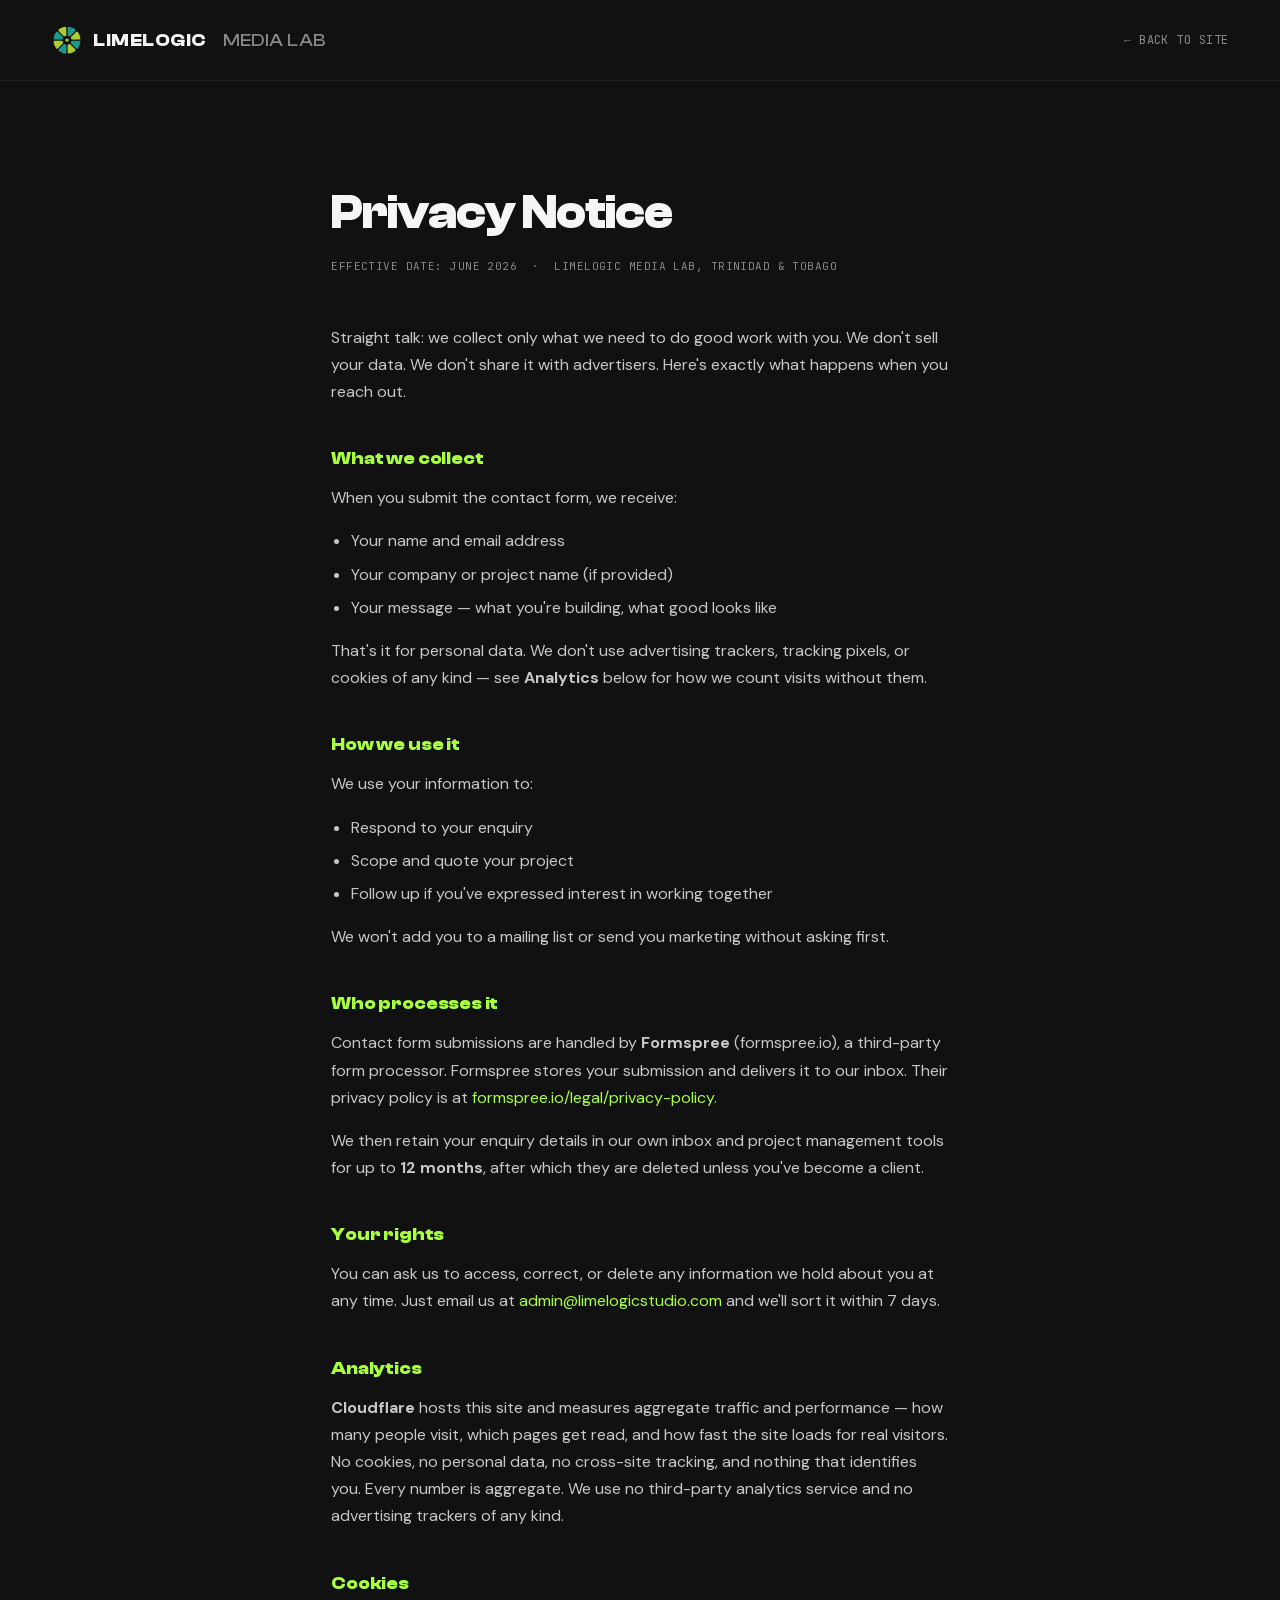
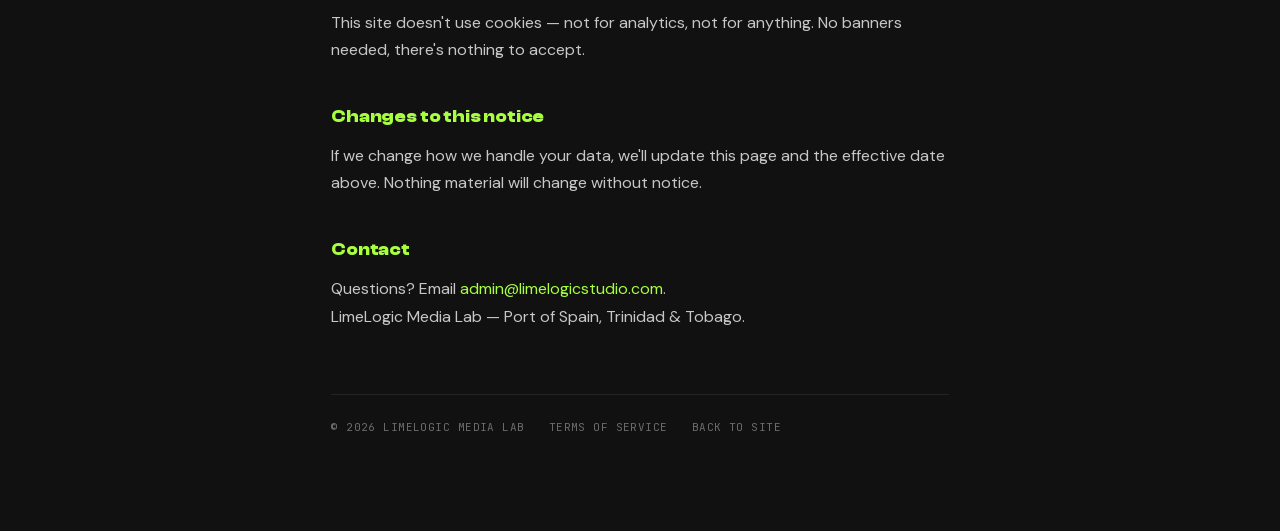
<file: privacy.html>
<!doctype html>
<html lang="en">
<head>
<meta charset="utf-8" />
<meta name="viewport" content="width=device-width, initial-scale=1" />
<title>Privacy Notice — LimeLogic Media Lab</title>
<meta name="description" content="How LimeLogic Media Lab handles your information." />
<meta name="robots" content="noindex" />
<link rel="stylesheet" href="css/style.css?v=20261029" />
<style>
  :root {
    --lime-intensity: 0.60;
    --scrim-opacity: 0.30;
    --vignette-opacity: 1.00;
  }

  body { background: #111; }

  .legal-page {
    max-width: 720px;
    margin: 0 auto;
    padding: clamp(48px, 8vw, 96px) var(--pad-x, 5vw);
  }

  .legal-nav {
    display: flex;
    align-items: center;
    justify-content: space-between;
    padding: 24px var(--pad-x, 5vw);
    border-bottom: 1px solid rgba(255,255,255,0.08);
    font-family: var(--f-mono);
    font-size: 12px;
    letter-spacing: .04em;
    text-transform: uppercase;
  }

  .legal-nav .brand {
    display: flex;
    align-items: center;
    gap: 10px;
    font-family: var(--f-display);
    font-weight: 700;
    font-size: 18px;
    text-decoration: none;
    color: var(--text);
  }

  .legal-nav .brand .logo-mark {
    height: 32px;
    width: auto;
    display: block;
  }

  .legal-nav a.back {
    color: var(--muted);
    text-decoration: none;
  }

  .legal-nav a.back:hover { color: var(--lime); }

  .legal-page h1 {
    font-family: var(--f-display);
    font-weight: 700;
    font-size: clamp(28px, 5vw, 48px);
    letter-spacing: -0.02em;
    margin: 0 0 8px;
    color: var(--text);
  }

  .legal-page .meta {
    font-family: var(--f-mono);
    font-size: 11px;
    color: var(--muted);
    letter-spacing: .04em;
    text-transform: uppercase;
    margin-bottom: 48px;
  }

  .legal-page h2 {
    font-family: var(--f-display);
    font-weight: 700;
    font-size: 18px;
    color: var(--lime);
    margin: 40px 0 12px;
    letter-spacing: -0.01em;
  }

  .legal-page p {
    font-family: var(--f-body);
    font-size: 16px;
    line-height: 1.7;
    color: rgba(245,245,245,0.8);
    margin: 0 0 16px;
  }

  .legal-page ul {
    font-family: var(--f-body);
    font-size: 16px;
    line-height: 1.7;
    color: rgba(245,245,245,0.8);
    padding-left: 20px;
    margin: 0 0 16px;
  }

  .legal-page ul li { margin-bottom: 6px; }

  .legal-page a {
    color: var(--lime);
    text-decoration: none;
  }

  .legal-page a:hover { text-decoration: underline; }

  .legal-footer {
    margin-top: 64px;
    padding-top: 24px;
    border-top: 1px solid rgba(255,255,255,0.08);
    font-family: var(--f-mono);
    font-size: 11px;
    color: rgba(245,245,245,0.4);
    letter-spacing: .04em;
    text-transform: uppercase;
    display: flex;
    gap: 24px;
    flex-wrap: wrap;
  }

  .legal-footer a { color: inherit; text-decoration: none; }
  .legal-footer a:hover { color: var(--lime); }
</style>
<!-- ANALYTICS — none in this file. See the note in index.html. -->
</head>
<body>

<nav class="legal-nav">
  <a class="brand" href="/">
    <img class="logo-mark" src="assets/images/logo-symbol.png" alt="LimeLogic symbol" />
    LimeLogic<span style="color:var(--muted);font-weight:500;margin-left:6px">Media Lab</span>
  </a>
  <a class="back" href="/">&#8592; Back to site</a>
</nav>

<div class="legal-page">

  <h1>Privacy Notice</h1>
  <p class="meta">Effective date: June 2026 &nbsp;·&nbsp; LimeLogic Media Lab, Trinidad &amp; Tobago</p>

  <p>
    Straight talk: we collect only what we need to do good work with you.
    We don't sell your data. We don't share it with advertisers. Here's exactly what happens when you reach out.
  </p>

  <h2>What we collect</h2>
  <p>When you submit the contact form, we receive:</p>
  <ul>
    <li>Your name and email address</li>
    <li>Your company or project name (if provided)</li>
    <li>Your message — what you're building, what good looks like</li>
  </ul>
  <p>That's it for personal data. We don't use advertising trackers, tracking pixels, or cookies of any kind — see <strong>Analytics</strong> below for how we count visits without them.</p>

  <h2>How we use it</h2>
  <p>We use your information to:</p>
  <ul>
    <li>Respond to your enquiry</li>
    <li>Scope and quote your project</li>
    <li>Follow up if you've expressed interest in working together</li>
  </ul>
  <p>We won't add you to a mailing list or send you marketing without asking first.</p>

  <h2>Who processes it</h2>
  <p>
    Contact form submissions are handled by <strong>Formspree</strong> (formspree.io), a third-party form processor.
    Formspree stores your submission and delivers it to our inbox.
    Their privacy policy is at <a href="https://formspree.io/legal/privacy-policy" target="_blank" rel="noopener">formspree.io/legal/privacy-policy</a>.
  </p>
  <p>
    We then retain your enquiry details in our own inbox and project management tools for up to <strong>12 months</strong>,
    after which they are deleted unless you've become a client.
  </p>

  <h2>Your rights</h2>
  <p>
    You can ask us to access, correct, or delete any information we hold about you at any time.
    Just email us at <a href="mailto:admin@limelogicstudio.com">admin@limelogicstudio.com</a> and we'll sort it within 7 days.
  </p>

  <h2>Analytics</h2>
  <p>
    <strong>Cloudflare</strong> hosts this site and measures aggregate traffic and performance —
    how many people visit, which pages get read, and how fast the site loads for real visitors.
    No cookies, no personal data, no cross-site tracking, and nothing that identifies you.
    Every number is aggregate. We use no third-party analytics service and no advertising
    trackers of any kind.
  </p>

  <h2>Cookies</h2>
  <p>
    This site doesn't use cookies — not for analytics, not for anything. No banners needed,
    there's nothing to accept.
  </p>

  <h2>Changes to this notice</h2>
  <p>
    If we change how we handle your data, we'll update this page and the effective date above.
    Nothing material will change without notice.
  </p>

  <h2>Contact</h2>
  <p>
    Questions? Email <a href="mailto:admin@limelogicstudio.com">admin@limelogicstudio.com</a>.<br>
    LimeLogic Media Lab &mdash; Port of Spain, Trinidad &amp; Tobago.
  </p>

  <div class="legal-footer">
    <span>&#169; 2026 LimeLogic Media Lab</span>
    <a href="/terms.html">Terms of Service</a>
    <a href="/">Back to site</a>
  </div>

</div>

</body>
</html>
</file>
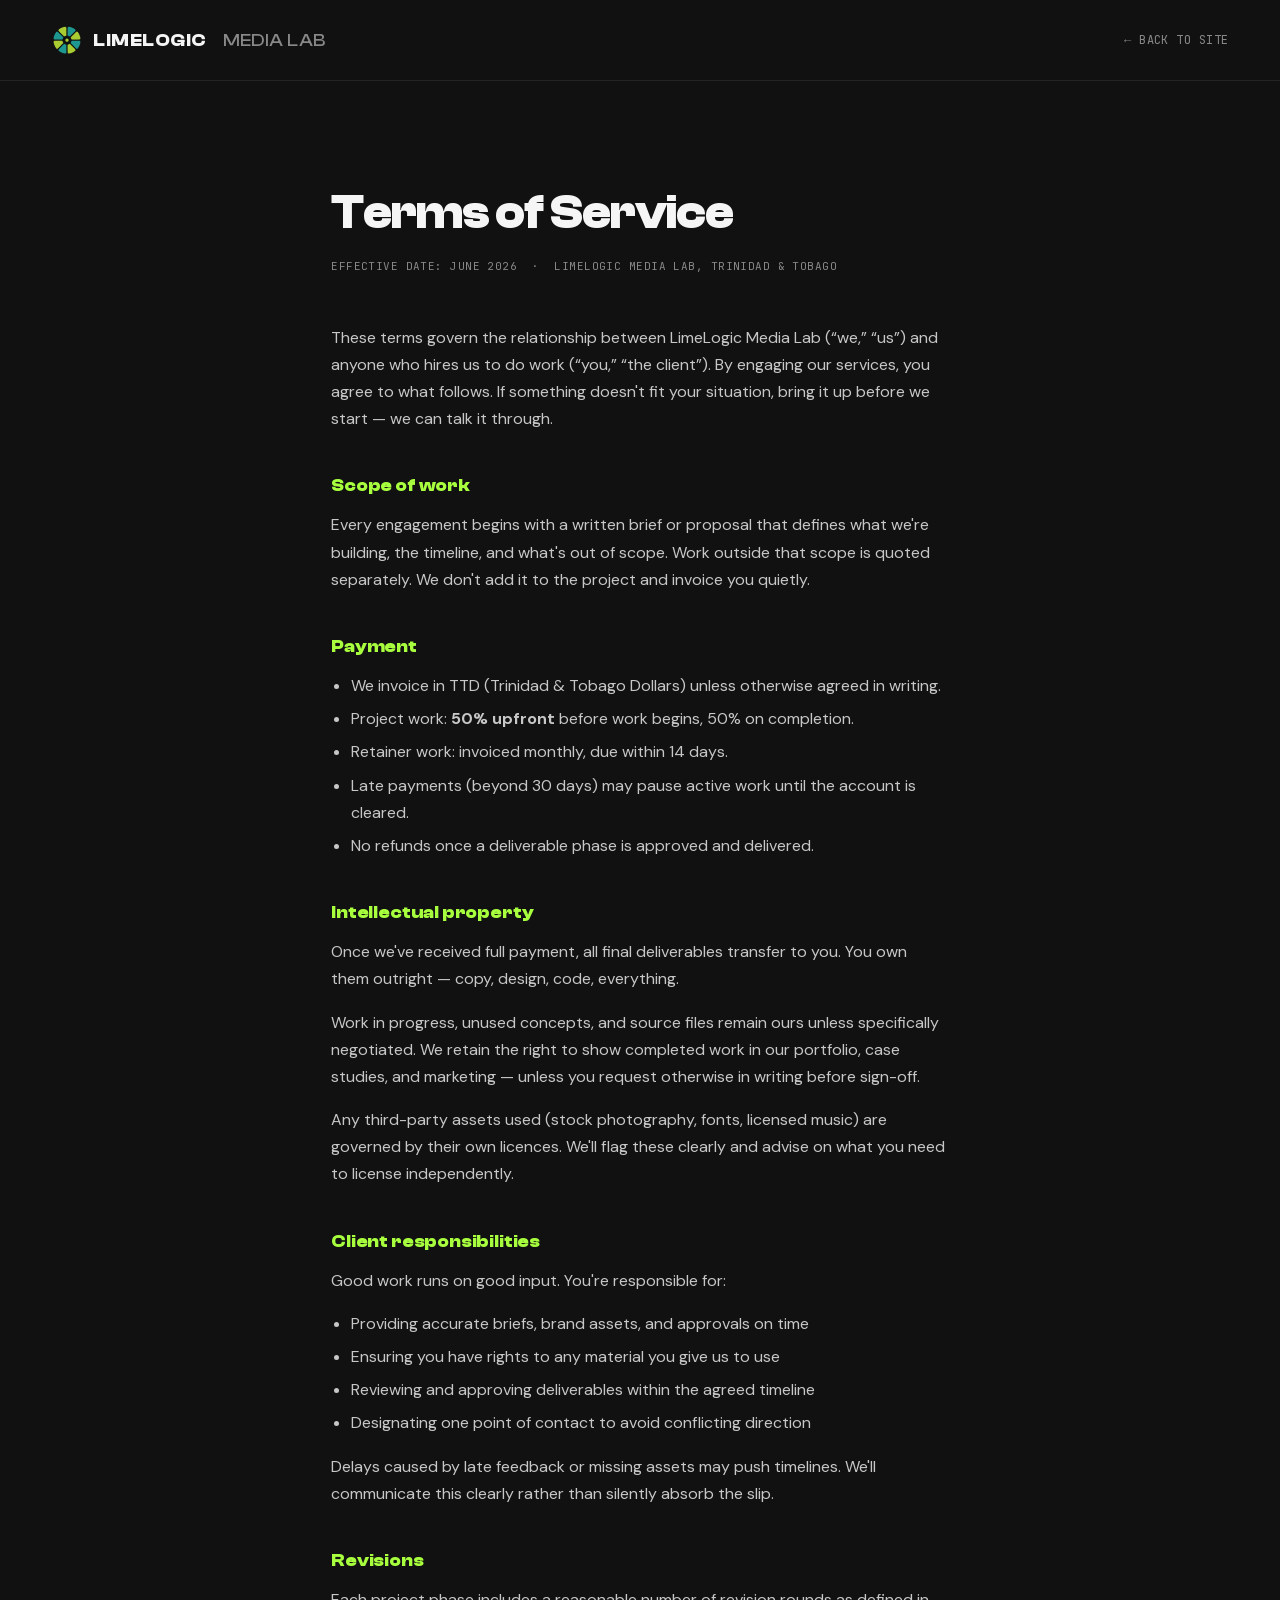
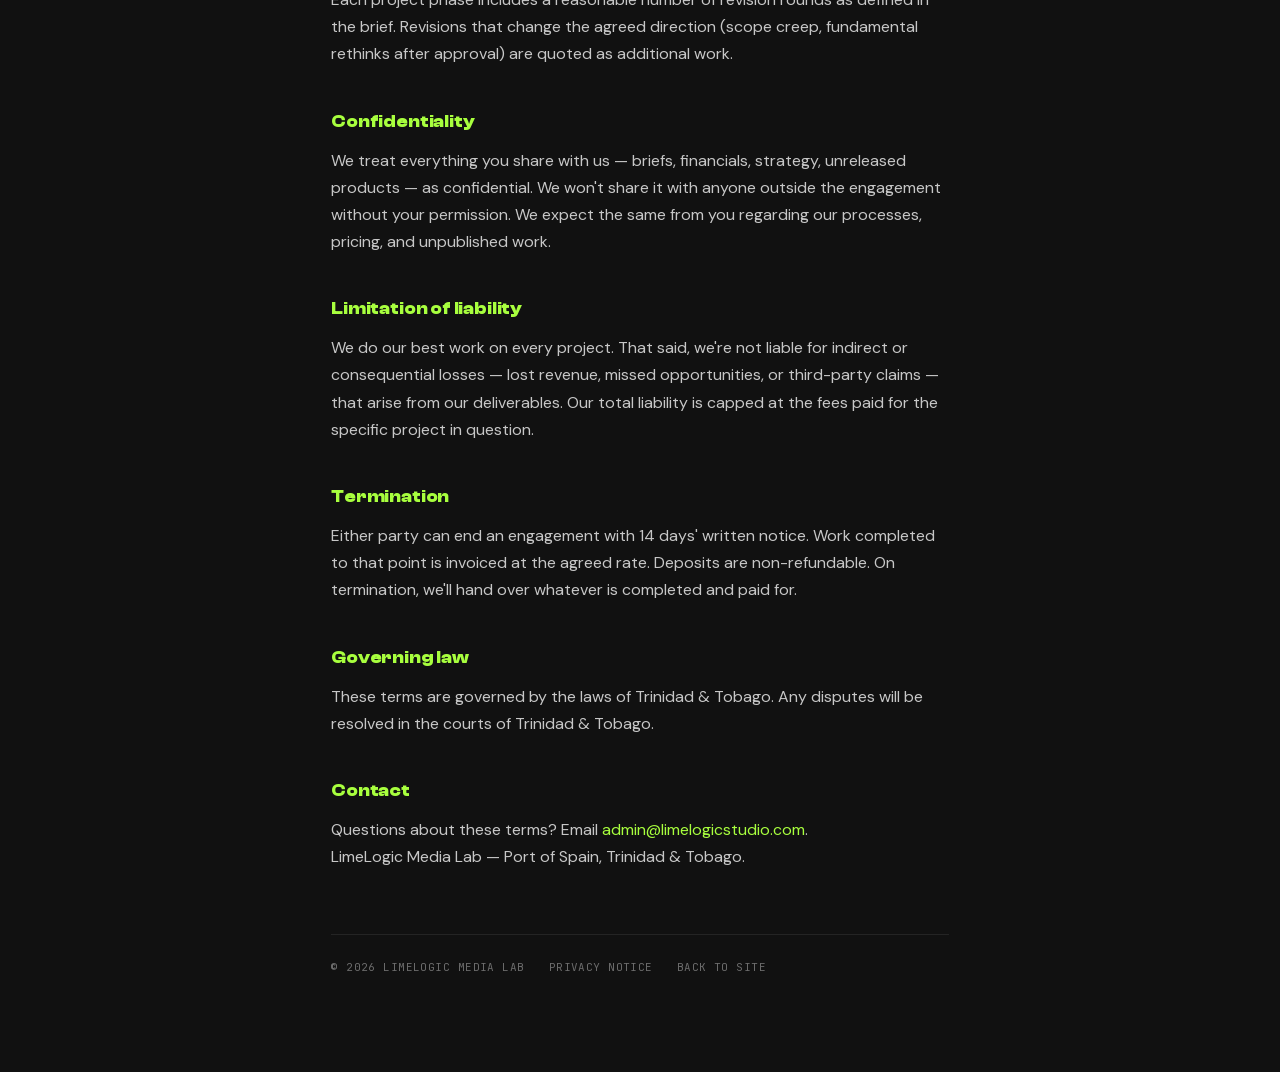
<file: terms.html>
<!doctype html>
<html lang="en">
<head>
<meta charset="utf-8" />
<meta name="viewport" content="width=device-width, initial-scale=1" />
<title>Terms of Service — LimeLogic Media Lab</title>
<meta name="description" content="Terms of service for working with LimeLogic Media Lab." />
<meta name="robots" content="noindex" />
<link rel="stylesheet" href="css/style.css?v=20261029" />
<style>
  :root {
    --lime-intensity: 0.60;
    --scrim-opacity: 0.30;
    --vignette-opacity: 1.00;
  }

  body { background: #111; }

  .legal-page {
    max-width: 720px;
    margin: 0 auto;
    padding: clamp(48px, 8vw, 96px) var(--pad-x, 5vw);
  }

  .legal-nav {
    display: flex;
    align-items: center;
    justify-content: space-between;
    padding: 24px var(--pad-x, 5vw);
    border-bottom: 1px solid rgba(255,255,255,0.08);
    font-family: var(--f-mono);
    font-size: 12px;
    letter-spacing: .04em;
    text-transform: uppercase;
  }

  .legal-nav .brand {
    display: flex;
    align-items: center;
    gap: 10px;
    font-family: var(--f-display);
    font-weight: 700;
    font-size: 18px;
    text-decoration: none;
    color: var(--text);
  }

  .legal-nav .brand .logo-mark {
    height: 32px;
    width: auto;
    display: block;
  }

  .legal-nav a.back {
    color: var(--muted);
    text-decoration: none;
  }

  .legal-nav a.back:hover { color: var(--lime); }

  .legal-page h1 {
    font-family: var(--f-display);
    font-weight: 700;
    font-size: clamp(28px, 5vw, 48px);
    letter-spacing: -0.02em;
    margin: 0 0 8px;
    color: var(--text);
  }

  .legal-page .meta {
    font-family: var(--f-mono);
    font-size: 11px;
    color: var(--muted);
    letter-spacing: .04em;
    text-transform: uppercase;
    margin-bottom: 48px;
  }

  .legal-page h2 {
    font-family: var(--f-display);
    font-weight: 700;
    font-size: 18px;
    color: var(--lime);
    margin: 40px 0 12px;
    letter-spacing: -0.01em;
  }

  .legal-page p {
    font-family: var(--f-body);
    font-size: 16px;
    line-height: 1.7;
    color: rgba(245,245,245,0.8);
    margin: 0 0 16px;
  }

  .legal-page ul {
    font-family: var(--f-body);
    font-size: 16px;
    line-height: 1.7;
    color: rgba(245,245,245,0.8);
    padding-left: 20px;
    margin: 0 0 16px;
  }

  .legal-page ul li { margin-bottom: 6px; }

  .legal-page a {
    color: var(--lime);
    text-decoration: none;
  }

  .legal-page a:hover { text-decoration: underline; }

  .legal-footer {
    margin-top: 64px;
    padding-top: 24px;
    border-top: 1px solid rgba(255,255,255,0.08);
    font-family: var(--f-mono);
    font-size: 11px;
    color: rgba(245,245,245,0.4);
    letter-spacing: .04em;
    text-transform: uppercase;
    display: flex;
    gap: 24px;
    flex-wrap: wrap;
  }

  .legal-footer a { color: inherit; text-decoration: none; }
  .legal-footer a:hover { color: var(--lime); }
</style>
<!-- ANALYTICS — none in this file. See the note in index.html. -->
</head>
<body>

<nav class="legal-nav">
  <a class="brand" href="/">
    <img class="logo-mark" src="assets/images/logo-symbol.png" alt="LimeLogic symbol" />
    LimeLogic<span style="color:var(--muted);font-weight:500;margin-left:6px">Media Lab</span>
  </a>
  <a class="back" href="/">&#8592; Back to site</a>
</nav>

<div class="legal-page">

  <h1>Terms of Service</h1>
  <p class="meta">Effective date: June 2026 &nbsp;·&nbsp; LimeLogic Media Lab, Trinidad &amp; Tobago</p>

  <p>
    These terms govern the relationship between LimeLogic Media Lab (&ldquo;we,&rdquo; &ldquo;us&rdquo;) and anyone who hires us to do work (&ldquo;you,&rdquo; &ldquo;the client&rdquo;).
    By engaging our services, you agree to what follows. If something doesn't fit your situation, bring it up before we start — we can talk it through.
  </p>

  <h2>Scope of work</h2>
  <p>
    Every engagement begins with a written brief or proposal that defines what we're building, the timeline, and what's out of scope.
    Work outside that scope is quoted separately. We don't add it to the project and invoice you quietly.
  </p>

  <h2>Payment</h2>
  <ul>
    <li>We invoice in TTD (Trinidad &amp; Tobago Dollars) unless otherwise agreed in writing.</li>
    <li>Project work: <strong>50% upfront</strong> before work begins, 50% on completion.</li>
    <li>Retainer work: invoiced monthly, due within 14 days.</li>
    <li>Late payments (beyond 30 days) may pause active work until the account is cleared.</li>
    <li>No refunds once a deliverable phase is approved and delivered.</li>
  </ul>

  <h2>Intellectual property</h2>
  <p>
    Once we've received full payment, all final deliverables transfer to you. You own them outright — copy, design, code, everything.
  </p>
  <p>
    Work in progress, unused concepts, and source files remain ours unless specifically negotiated.
    We retain the right to show completed work in our portfolio, case studies, and marketing — unless you request otherwise in writing before sign-off.
  </p>
  <p>
    Any third-party assets used (stock photography, fonts, licensed music) are governed by their own licences.
    We'll flag these clearly and advise on what you need to license independently.
  </p>

  <h2>Client responsibilities</h2>
  <p>Good work runs on good input. You're responsible for:</p>
  <ul>
    <li>Providing accurate briefs, brand assets, and approvals on time</li>
    <li>Ensuring you have rights to any material you give us to use</li>
    <li>Reviewing and approving deliverables within the agreed timeline</li>
    <li>Designating one point of contact to avoid conflicting direction</li>
  </ul>
  <p>
    Delays caused by late feedback or missing assets may push timelines. We'll communicate this clearly rather than silently absorb the slip.
  </p>

  <h2>Revisions</h2>
  <p>
    Each project phase includes a reasonable number of revision rounds as defined in the brief.
    Revisions that change the agreed direction (scope creep, fundamental rethinks after approval) are quoted as additional work.
  </p>

  <h2>Confidentiality</h2>
  <p>
    We treat everything you share with us — briefs, financials, strategy, unreleased products — as confidential.
    We won't share it with anyone outside the engagement without your permission.
    We expect the same from you regarding our processes, pricing, and unpublished work.
  </p>

  <h2>Limitation of liability</h2>
  <p>
    We do our best work on every project. That said, we're not liable for indirect or consequential losses —
    lost revenue, missed opportunities, or third-party claims — that arise from our deliverables.
    Our total liability is capped at the fees paid for the specific project in question.
  </p>

  <h2>Termination</h2>
  <p>
    Either party can end an engagement with 14 days' written notice.
    Work completed to that point is invoiced at the agreed rate. Deposits are non-refundable.
    On termination, we'll hand over whatever is completed and paid for.
  </p>

  <h2>Governing law</h2>
  <p>
    These terms are governed by the laws of Trinidad &amp; Tobago.
    Any disputes will be resolved in the courts of Trinidad &amp; Tobago.
  </p>

  <h2>Contact</h2>
  <p>
    Questions about these terms? Email <a href="mailto:admin@limelogicstudio.com">admin@limelogicstudio.com</a>.<br>
    LimeLogic Media Lab &mdash; Port of Spain, Trinidad &amp; Tobago.
  </p>

  <div class="legal-footer">
    <span>&#169; 2026 LimeLogic Media Lab</span>
    <a href="/privacy.html">Privacy Notice</a>
    <a href="/">Back to site</a>
  </div>

</div>

</body>
</html>
</file>
<file: css/style.css>
/* LimeLogic — design tokens + section styles
   ---------------------------------------------------------------
   Translate to vanilla CSS for production. No CSS-in-JS used.
   Lime intensity is driven by --lime-intensity (0..1) on :root.
*/

@font-face {
  font-family: 'Clash Display';
  src: url('../assets/fonts/ClashDisplay-Variable.woff2') format('woff2');
  font-weight: 100 900;
  font-style: normal;
  font-display: swap;
}

@font-face {
  font-family: 'DM Sans';
  src: url('../assets/fonts/DMSans-Variable.woff2') format('woff2');
  font-weight: 100 1000;
  font-style: normal;
  font-display: swap;
}

@font-face {
  font-family: 'JetBrains Mono';
  src: url('../assets/fonts/JetBrainsMono-Variable.woff2') format('woff2');
  font-weight: 100 800;
  font-style: normal;
  font-display: swap;
}

:root{
  --bg: #1A1A1A;
  --bg-deep: #0F0F0F;
  --surface: #242424;
  --surface-2: #2E2E2E;
  --surface-3: #383838;
  --text: #F5F5F5;
  --muted: #888888;
  --hair: rgba(245,245,245,0.08);
  --hair-strong: rgba(245,245,245,0.16);
  --lime: #A8FF3E;
  --lime-soft: rgba(168,255,62,0.12);
  --teal: #34C5B8;
  --lime-intensity: 0.6;

  --f-display: 'Clash Display', 'Helvetica Neue', sans-serif;
  --f-body: 'DM Sans', 'Helvetica Neue', sans-serif;
  --f-mono: 'JetBrains Mono', ui-monospace, monospace;

  --maxw: 1440px;
  --pad-x: clamp(20px, 4vw, 64px);
}

*,*::before,*::after{box-sizing:border-box}
html,body{margin:0;padding:0;background:#0A0A0A;color:var(--text);
  font-family:var(--f-body);font-size:16px;line-height:1.5;
  -webkit-font-smoothing:antialiased;text-rendering:optimizeLegibility}
body{overflow-x:hidden}
a{color:inherit;text-decoration:none}

/* Accessibility: skip link + visible keyboard focus */
.skip-link{position:absolute;left:-9999px;top:0;z-index:2000;background:var(--lime);color:#0A0A0A;
  padding:10px 16px;font-family:var(--f-mono);font-size:12px;letter-spacing:.06em;text-transform:uppercase}
.skip-link:focus{left:0}
.work-tile-link:focus-visible,.also-live a:focus-visible,.cf-chip:focus-visible,.skip-link:focus-visible{outline:2px solid var(--lime);outline-offset:3px}
.nav .nav-links a:focus-visible,.hamburger:focus-visible,.mobile-menu li a:focus-visible,.footer .legal a:focus-visible,.contact-lede .meta a:focus-visible{outline:2px solid var(--lime);outline-offset:3px}
#work:focus{outline:none}

/* ─────────────────────────────────────────────────────────────
   SCROLL-DRIVEN HERO VIDEO STAGE
   Fixed to viewport, sits behind all content. The vignette
   protects the character zone in the center.
   ───────────────────────────────────────────────────────────── */
.hero-stage{position:fixed;inset:0;z-index:0;
  background:
    radial-gradient(ellipse 60% 50% at 50% 50%, #2A3A1F 0%, #1A1F12 50%, #0A0A0A 100%),
    #0A0A0A;
  overflow:hidden;pointer-events:none}
.hero-stage video{position:absolute;inset:0;width:100%;height:100%;
  object-fit:cover;display:block;opacity:0;z-index:1;transition:opacity .6s ease}
.hero-stage.has-video video{opacity:1}
/* Static hero image — the instant first paint in EVERY mode. The video
   crossfades in on top of it (higher z-index) once the file is buffered and
   scrubbable; on mobile/fallback the image stays as the hero. */
.hero-stage .hero-image{position:absolute;inset:0;width:100%;height:100%;
  object-fit:cover;object-position:50% 55%;display:block;opacity:0;z-index:0;
  will-change:transform;transform-origin:center 60%;transition:opacity .6s ease}
.hero-stage.fallback-mode video{display:none}
.hero-stage.fallback-mode.has-video .hero-image{opacity:1}
/* On mobile portrait the image is cropped tight — push the focal point */
@media (max-width:640px){
  .hero-stage .hero-image{object-position:48% 60%}
}
.hero-vignette{position:absolute;inset:0;pointer-events:none;z-index:2;
  background:
    radial-gradient(ellipse 70% 60% at 50% 50%, transparent 0%, transparent 45%, rgba(10,10,10,0.45) 75%, rgba(10,10,10,0.92) 100%),
    linear-gradient(180deg, rgba(10,10,10,0.55) 0%, transparent 25%, transparent 70%, rgba(10,10,10,0.9) 100%);
  opacity:var(--vignette-opacity,1);transition:opacity .3s}
.hero-safe-zone{position:absolute;left:50%;top:50%;z-index:3;
  width:min(420px,40vw);height:min(420px,40vw);
  transform:translate(-50%,-50%);border-radius:50%;
  border:1px dashed rgba(168,255,62,0.5);
  display:none;pointer-events:none}
.hero-stage[data-debug="1"] .hero-safe-zone{display:block}

/* Loading placeholder — retired in favour of image-first hero. Kept defined
   for the no-video edge case but hidden by default (the static image is now
   the loading/fallback visual). */
.hero-stage-placeholder{position:absolute;inset:0;
  display:none;align-items:center;justify-content:center;
  flex-direction:column;gap:24px;
  background:
    radial-gradient(ellipse 60% 50% at 50% 50%, #2A3A1F 0%, #1A1F12 50%, #0A0A0A 100%),
    #0A0A0A;
  background-blend-mode:normal}
.hero-stage.has-video .hero-stage-placeholder{display:none}
.hsp-character{width:min(280px,32vw);aspect-ratio:1/1;
  border-radius:50%;
  background:
    radial-gradient(ellipse at 50% 40%, rgba(168,255,62,0.4) 0%, rgba(168,255,62,0.05) 60%, transparent 100%);
  position:relative;
  transform:translateY(calc(var(--p,0) * -40px))}
.hsp-character::before{content:'';position:absolute;left:50%;top:50%;
  width:80px;height:80px;border-radius:50%;
  background:radial-gradient(circle, rgba(245,245,245,0.5), rgba(245,245,245,0.05));
  transform:translate(-50%,-50%);
  box-shadow:0 0 60px rgba(168,255,62,0.3)}
.hsp-character::after{content:'';position:absolute;left:50%;bottom:0;
  width:140px;height:180px;border-radius:50% 50% 30% 30%;
  background:linear-gradient(180deg, rgba(245,245,245,0.15), rgba(245,245,245,0.02));
  transform:translate(-50%,30%)}
.hsp-meta{font-family:var(--f-mono);font-size:11px;letter-spacing:.08em;
  color:rgba(245,245,245,0.6);text-transform:uppercase;
  padding:10px 16px;border:1px solid rgba(245,245,245,0.15);
  border-radius:999px;background:rgba(0,0,0,0.4);
  display:flex;align-items:center;gap:10px;
  position:relative;z-index:2}
.hsp-meta b{color:var(--lime);font-weight:500}
.hsp-dot{width:8px;height:8px;border-radius:50%;background:var(--lime);
  box-shadow:0 0 0 4px rgba(168,255,62,0.2);
  animation:hsp-pulse 1.8s ease-in-out infinite}
@keyframes hsp-pulse{0%,100%{opacity:1}50%{opacity:0.4}}

/* Content stack — sits above stage */
#root{position:relative;z-index:1}

/* Section scrim — opt-in per section so video peeks through */
section.s{position:relative;padding:clamp(80px,11vw,140px) 0;
  border-top:1px solid var(--hair);
  background:rgba(15,15,15,var(--scrim-opacity,0.30))}
section.s::before{display:none}
section.s:first-of-type{border-top:0}
section.s > *{position:relative;z-index:1}

/* Sections that opt out of scrim — fully transparent over video */
section.s.transparent{border-top:1px solid rgba(255,255,255,0.08);background:transparent}

/* Lime accent strip on top of each scrimmed section — feels intentional */
section.s::after{content:'';position:absolute;left:0;top:0;
  width:100%;height:1px;
  background:linear-gradient(90deg,transparent,var(--lime),transparent);
  opacity:calc(var(--lime-intensity, 0.6) * 0.4);pointer-events:none}

/* Grain overlay — toggled by Tweaks */
.grain{position:fixed;inset:0;pointer-events:none;z-index:9999;
  opacity:0;mix-blend-mode:overlay;
  background-image:url("data:image/svg+xml;utf8,<svg xmlns='http://www.w3.org/2000/svg' width='160' height='160'><filter id='n'><feTurbulence type='fractalNoise' baseFrequency='0.9' numOctaves='2' stitchTiles='stitch'/><feColorMatrix values='0 0 0 0 0.96 0 0 0 0 0.96 0 0 0 0 0.96 0 0 0 0.5 0'/></filter><rect width='100%' height='100%' filter='url(%23n)'/></svg>");
  transition:opacity .3s}
.grain.on{opacity:.12}

/* Layout shell */
.wrap{max-width:var(--maxw);margin:0 auto;padding:0 var(--pad-x);position:relative}

/* Eyebrow — monospace meta label, the system marker for every section opener */
.eyebrow{display:inline-flex;align-items:center;gap:10px;
  font-family:var(--f-mono);font-size:12px;letter-spacing:0.04em;
  color:var(--muted);text-transform:uppercase}
.eyebrow .dot{width:6px;height:6px;border-radius:50%;background:var(--lime);
  box-shadow:0 0 0 4px var(--lime-soft)}
.eyebrow .idx{color:var(--lime)}
.eyebrow .rule{flex:1;height:1px;background:var(--hair);min-width:24px;
  max-width:120px}

/* Display headings */
.h-display{font-family:var(--f-display);font-weight:700;
  font-size:clamp(40px, 7vw, 96px);line-height:0.98;letter-spacing:-0.01em;
  margin:18px 0 0}
.h-display em{font-style:normal;color:var(--lime)}
.h-section{font-family:var(--f-display);font-weight:700;
  font-size:clamp(32px, 5vw, 64px);line-height:1.04;letter-spacing:-0.01em;
  margin:14px 0 0}
.lede{max-width:60ch;color:#cfcfcf;font-size:clamp(15px,1.4vw,18px);
  line-height:1.55;margin-top:18px}

/* Section frame */
section.s{position:relative;padding:clamp(80px,11vw,140px) 0;
  border-top:1px solid var(--hair)}
section.s:first-of-type{border-top:0}

/* ─────────────────────────────────────────────────────────────
   HERO SECTION — sits over the scroll-driven video
   Transparent background. Headline + meta float over the video.
   ───────────────────────────────────────────────────────────── */
.hero{position:relative;height:100vh;min-height:640px;overflow:hidden;
  background:transparent}
.hero::before{display:none}  /* no section scrim on hero */
.hero .frame{position:absolute;inset:24px;
  display:flex;align-items:flex-end;padding:48px var(--pad-x)}
.hero .tag{position:absolute;top:88px;left:var(--pad-x);
  font-family:var(--f-mono);font-size:11px;letter-spacing:.08em;
  color:rgba(245,245,245,0.7);text-transform:uppercase;padding:8px 14px;
  background:rgba(0,0,0,.45);backdrop-filter:blur(8px);
  border:1px solid rgba(168,255,62,0.3);border-radius:999px;
  display:inline-flex;align-items:center;gap:10px}
.hero .tag b{color:var(--lime);font-weight:500}
.hero .tag .pulse{width:6px;height:6px;border-radius:50%;background:var(--lime);
  box-shadow:0 0 0 4px rgba(168,255,62,0.2);
  animation:hsp-pulse 1.8s ease-in-out infinite}
.hero h1{font-family:var(--f-display);font-weight:700;
  font-size:clamp(48px,9vw,140px);line-height:0.92;letter-spacing:-0.01em;
  margin:0;max-width:14ch;
  text-shadow:0 2px 16px rgba(0,0,0,0.85), 0 4px 40px rgba(0,0,0,0.5)}
.hero h1 em{font-style:normal;color:var(--lime)}
@keyframes juice-letter{
  from{opacity:0;transform:translateY(0.5em)}
  to{opacity:1;transform:translateY(0)}
}
.hero h1 em .jl{
  display:inline-block;opacity:0;
  animation:juice-letter .38s cubic-bezier(.16,1,.3,1) forwards}
.hero h1 em .l1{animation-delay:.65s}
.hero h1 em .l2{animation-delay:.73s}
.hero h1 em .l3{animation-delay:.81s}
.hero h1 em .l4{animation-delay:.89s}
.hero h1 em .l5{animation-delay:.97s}
.hero h1 em .l6{animation-delay:1.05s}
@media(prefers-reduced-motion:reduce){
  .hero h1 em .jl{animation:none;opacity:1}}
.hero .meta{position:absolute;left:var(--pad-x);bottom:32px;
  display:flex;gap:32px;font-family:var(--f-mono);font-size:11px;
  color:rgba(245,245,245,0.7);letter-spacing:.06em;text-transform:uppercase;
  text-shadow:0 1px 8px rgba(0,0,0,0.9)}
.hero .meta b{color:var(--text);font-weight:500}

/* .hero-meta — inline inside #heroHeadline, scrolls with the parallax group */
.hero-meta{display:flex;flex-wrap:wrap;gap:8px 24px;margin-top:22px;
  font-family:var(--f-mono);font-size:12px;letter-spacing:.07em;
  text-transform:uppercase;color:rgba(245,245,245,0.65);
  text-shadow:0 1px 8px rgba(0,0,0,0.9)}
.hero-meta b{color:rgba(245,245,245,0.8);font-weight:500}
@media (max-width:640px){
  .hero-meta{font-size:10px;gap:6px 16px;margin-top:16px}
}
.hero .scroll{position:absolute;right:var(--pad-x);bottom:32px;
  font-family:var(--f-mono);font-size:11px;color:rgba(245,245,245,0.7);
  letter-spacing:.08em;text-transform:uppercase;display:flex;align-items:center;gap:8px;
  text-shadow:0 1px 8px rgba(0,0,0,0.9)}
.hero .scroll .bar{width:1px;height:32px;background:linear-gradient(180deg,var(--lime),transparent);
  animation:scroll-bar 2.4s ease-in-out infinite}
@keyframes scroll-bar{0%,100%{opacity:0.4;transform:scaleY(1)}50%{opacity:1;transform:scaleY(1.4)}}
.hero .floater{position:absolute;font-family:var(--f-mono);font-size:10px;
  color:rgba(245,245,245,0.7);letter-spacing:.08em;text-transform:uppercase;
  padding:6px 10px;border:1px solid rgba(245,245,245,0.2);border-radius:4px;
  background:rgba(0,0,0,.45);backdrop-filter:blur(6px)}

/* Top nav (cosmetic placeholder so the page reads) — sits over hero stage */
.nav{position:fixed;top:0;left:0;right:0;z-index:50;
  display:flex;align-items:center;justify-content:space-between;
  padding:18px var(--pad-x);
  background:linear-gradient(180deg,rgba(10,10,10,0.88) 0%,rgba(10,10,10,0.6) 60%,transparent 100%);
  backdrop-filter:blur(10px);-webkit-backdrop-filter:blur(10px);
  transition:background .3s ease}
/* Scrolled state — solid fill once user exits hero zone */
.nav.scrolled{background:rgba(10,10,10,0.92);
  backdrop-filter:blur(16px);-webkit-backdrop-filter:blur(16px)}
.nav .brand{display:flex;align-items:center;gap:10px;
  font-family:var(--f-display);font-weight:700;letter-spacing:-0.01em;
  font-size:18px;z-index:60;position:relative}
.nav .brand .logo-mark{height:32px;width:auto;display:block;flex-shrink:0}
.nav .nav-links{display:flex;gap:28px;list-style:none;margin:0;padding:0;
  font-family:var(--f-mono);font-size:12px;letter-spacing:.04em;
  text-transform:uppercase;color:var(--muted)}
.nav .nav-links li:hover{color:var(--text)}
.nav .nav-cta{font-family:var(--f-mono);font-size:12px;letter-spacing:.04em;
  text-transform:uppercase;padding:10px 16px;border:1px solid var(--hair-strong);
  border-radius:999px;color:var(--text)}
.nav .nav-cta:hover{background:var(--lime);color:#000;border-color:var(--lime)}

/* Hamburger — hidden on desktop */
.hamburger{display:none;background:transparent;border:0;cursor:pointer;
  width:44px;height:44px;padding:0;position:relative;z-index:60;
  flex-direction:column;align-items:center;justify-content:center;gap:5px}
.hamburger span{display:block;width:22px;height:2px;background:var(--text);
  transition:transform .3s, opacity .25s, background .2s;border-radius:1px}
.hamburger.open span:nth-child(1){transform:translateY(7px) rotate(45deg);background:var(--lime)}
.hamburger.open span:nth-child(2){opacity:0}
.hamburger.open span:nth-child(3){transform:translateY(-7px) rotate(-45deg);background:var(--lime)}

/* Mobile menu sheet — hidden on desktop */
.mobile-menu{position:fixed;inset:0;background:rgba(10,10,10,0.96);
  backdrop-filter:blur(20px);-webkit-backdrop-filter:blur(20px);
  z-index:55;opacity:0;pointer-events:none;
  transition:opacity .3s ease;display:flex;align-items:center;justify-content:center}
.mobile-menu.open{opacity:1;pointer-events:auto}
.mobile-menu .mm-inner{width:100%;max-width:520px;padding:80px 28px 32px;
  display:flex;flex-direction:column;height:100%;justify-content:space-between}
.mobile-menu ul{list-style:none;margin:0;padding:0;display:flex;flex-direction:column;
  gap:4px;flex:1;justify-content:center}
.mobile-menu li{opacity:0;transform:translateY(20px);
  transition:opacity .4s ease, transform .4s ease}
.mobile-menu.open li{opacity:1;transform:translateY(0)}
.mobile-menu li a{display:flex;align-items:baseline;gap:18px;
  padding:14px 0;border-bottom:1px solid rgba(255,255,255,0.08);
  font-family:var(--f-display);font-weight:700;
  font-size:clamp(36px,9vw,56px);line-height:1;letter-spacing:-0.01em;
  color:var(--text)}
.mobile-menu li a:hover{color:var(--lime)}
.mobile-menu .mm-num{font-family:var(--f-mono);font-size:11px;
  color:var(--lime);letter-spacing:.06em;font-weight:500;flex-shrink:0;width:24px}
.mobile-menu .mm-label{flex:1}
.mobile-menu .mm-arrow{font-family:var(--f-mono);font-size:18px;color:var(--muted);
  font-weight:400}
.mobile-menu .mm-foot{display:flex;flex-direction:column;gap:20px;
  padding-top:24px;border-top:1px solid rgba(255,255,255,0.08)}
.mobile-menu .mm-foot .cta{align-self:flex-start;text-align:center;padding:14px 22px;
  font-family:var(--f-mono);font-size:12px;letter-spacing:.04em;text-transform:uppercase;
  border-radius:999px;border:0;font-weight:500}
.mobile-menu .mm-meta{display:flex;flex-direction:column;gap:6px;
  font-family:var(--f-mono);font-size:11px;letter-spacing:.04em;text-transform:uppercase;
  color:rgba(245,245,245,0.5)}
.mobile-menu .mm-meta a{color:var(--text)}

@media (max-width:880px){
  .nav .nav-links,.nav .nav-cta{display:none}
  .hamburger{display:flex}
  /* Mobile — always solid so hamburger/brand never floats on bright content.
     backdrop-filter REMOVED: a parent with backdrop-filter creates a containing block
     for position:fixed children in Safari/Chromium — traps .mobile-menu inside the nav strip. */
  .nav{background:rgba(10,10,10,0.90);backdrop-filter:none;-webkit-backdrop-filter:none}
  .nav.scrolled{background:rgba(10,10,10,0.97)}
}

/* ─────────────────────────────────────────────────────────────
   MARQUEE BAND — variants
   ───────────────────────────────────────────────────────────── */
.marquee{background:var(--mq-bg,#A8FF3E);color:var(--mq-fg,#0A0A0A);overflow:hidden;
  position:relative;border-top:1px solid rgba(0,0,0,0.5);
  border-bottom:1px solid rgba(0,0,0,0.5);
  transition:background .4s, color .4s, border-color .4s}
/* When palette is light/dark we adjust the hairlines */
[data-marquee-palette="black"] .marquee,
[data-marquee-palette="charcoal"] .marquee,
[data-marquee-palette="transparent"] .marquee{
  border-top-color:rgba(255,255,255,0.1);
  border-bottom-color:rgba(255,255,255,0.1)}
[data-marquee-palette="transparent"] .marquee{
  backdrop-filter:blur(8px);-webkit-backdrop-filter:blur(8px)}
[data-marquee-palette="ivory"] .marquee,
[data-marquee-palette="teal"] .marquee{
  border-top-color:rgba(0,0,0,0.18);
  border-bottom-color:rgba(0,0,0,0.18)}
.marquee.dark{background:var(--bg);color:var(--text);border-color:rgba(255,255,255,0.08)}
.marquee .track{display:flex;gap:40px;white-space:nowrap;
  font-family:var(--f-display);font-weight:700;letter-spacing:-0.01em;
  animation:scroll 28s linear infinite;will-change:transform}
.marquee .track span{display:inline-flex;align-items:center;gap:40px}
@keyframes scroll{from{transform:translateX(0)}to{transform:translateX(-50%)}}

/* Classic — the current default. Tight band, dot separators. */
.mq-classic{padding:18px 0}
.mq-classic .track{font-size:clamp(20px,2.4vw,28px)}
.mq-classic .track span > *::after{content:'';width:8px;height:8px;border-radius:50%;
  background:var(--mq-accent,#0A0A0A);display:inline-block;margin-left:40px}
.mq-classic.dark .track span > *::after{background:var(--lime)}
/* fix: original used pseudo on .track span; restore that behavior */
.mq-classic .track span::after{content:'';width:8px;height:8px;border-radius:50%;
  background:var(--mq-accent,#0A0A0A);display:inline-block}
.mq-classic .track span > *::after{display:none} /* override the per-child rule */
.mq-classic.dark .track span::after{background:var(--lime)}

}

/* ─────────────────────────────────────────────────────────────
   PORTFOLIO
   ───────────────────────────────────────────────────────────── */
.sec-head{display:grid;grid-template-columns:1fr auto;gap:32px;align-items:end;
  margin-bottom:clamp(40px,6vw,80px)}
@media (max-width:720px){.sec-head{grid-template-columns:1fr}}
.sec-head .right{font-family:var(--f-mono);font-size:12px;color:rgba(245,245,245,0.72);
  letter-spacing:.04em;text-transform:uppercase;text-align:right;max-width:28ch;
  text-shadow:0 1px 10px rgba(0,0,0,0.92),0 2px 20px rgba(0,0,0,0.65)}
.sec-head .right b{color:var(--text);font-weight:500;
  text-shadow:0 1px 10px rgba(0,0,0,0.9)}

/* ── Mobile: text-protection card behind section headers ───────────────────
   The hero image (LimeDroid character) is a fixed full-screen background.
   Its lime/circuit seam runs vertically through center — any text over it
   that spans full width will collide with that bright line.
   Solution: dark card directly behind the header copy only. The background
   still shows outside the card — LimeDroid stays visible in the surrounding
   section padding area.
   Right-align on .sec-head .right is bad UX on narrow screens; switch to left.
   ───────────────────────────────────────────────────────────────────────── */
@media (max-width:720px){
  #work .sec-head,
  #services .sec-head,
  #proof .sec-head{
    background:rgba(8,8,8,0.86);
    border-radius:8px;
    padding:24px 20px;
    border:1px solid rgba(168,255,62,0.12)
  }
  .sec-head .right{
    text-align:left;
    max-width:none
  }
}




/* ─────────────────────────────────────────────────────────────
   SERVICES
   ───────────────────────────────────────────────────────────── */
/* ─────────────────────────────────────────────────────────────
   SERVICES — transparent over video. Rows/cards use glass treatment
   so individual items have substance while the section breathes.
   ───────────────────────────────────────────────────────────── */
/* Services transparent section — all heading text needs shadow protection over video */
.s-services .sec-head{text-shadow:0 2px 24px rgba(0,0,0,0.6)}
.s-services .h-section{text-shadow:0 2px 20px rgba(0,0,0,0.88),0 4px 40px rgba(0,0,0,0.65)}
.s-services .eyebrow{text-shadow:0 1px 8px rgba(0,0,0,0.9)}
.s-services .lede{text-shadow:0 1px 12px rgba(0,0,0,0.9)}
.s-services .sec-head .right{color:rgba(245,245,245,0.7)}
.s-services .sec-head .right b{color:var(--text)}

/* Numbered: 01–06 in huge type, list right */
.svc-numbered{display:flex;flex-direction:column}
.s-services .svc-numbered{border-top:1px solid rgba(255,255,255,0.15)}
.svc-numbered .item{display:grid;grid-template-columns:auto 1fr auto;
  gap:32px;align-items:start;padding:28px 24px;border-bottom:1px solid var(--hair);
  cursor:pointer;transition:padding .25s, background .25s, border-color .25s;
  position:relative}
.s-services .svc-numbered .item{border-bottom:1px solid rgba(255,255,255,0.12);
  background:rgba(15,15,15,0.35)}
.s-services .svc-numbered .item:hover{background:rgba(15,15,15,0.55);
  border-color:rgba(168,255,62,0.3)}
.svc-numbered .item:hover{padding-left:38px}
.svc-numbered .item:active{background:rgba(168,255,62,0.06);border-color:rgba(168,255,62,0.2)}
.s-services .svc-numbered .item:active{background:rgba(168,255,62,0.08);border-color:rgba(168,255,62,0.3)}
.svc-numbered .item .n{font-family:var(--f-display);font-weight:700;
  font-size:clamp(40px,5vw,72px);line-height:0.9;letter-spacing:-0.02em;
  color:var(--lime);min-width:1.6em;
  text-shadow:0 2px 20px rgba(168,255,62,0.25)}
.svc-numbered .item .body h3{font-family:var(--f-display);font-weight:700;
  font-size:clamp(24px,2.8vw,36px);line-height:1.05;letter-spacing:-0.01em;
  margin:0 0 8px}
.svc-numbered .item .body p{margin:0;color:#cfcfcf;max-width:60ch}
.svc-numbered .item .deliv{display:flex;flex-wrap:wrap;gap:6px;
  max-width:280px;justify-content:flex-end}
.svc-numbered .item .deliv span{font-family:var(--f-mono);font-size:10px;
  letter-spacing:.06em;text-transform:uppercase;padding:5px 9px;
  border:1px solid var(--hair);border-radius:999px;color:var(--muted);
  background:rgba(0,0,0,0.25)}
.s-services .svc-numbered .item .deliv span{border-color:rgba(255,255,255,0.25);
  color:rgba(245,245,245,0.88);
  background:rgba(0,0,0,0.65);
  backdrop-filter:blur(6px);-webkit-backdrop-filter:blur(6px)}
/* Services transparent section — text-shadow on body content for legibility over video */
.s-services .svc-numbered .item .body h3{
  text-shadow:0 2px 14px rgba(0,0,0,0.8)}
.s-services .svc-numbered .item .body p,
.s-services .svc-numbered .item .svc-outcome{
  text-shadow:0 1px 10px rgba(0,0,0,0.85)}
.s-services .svc-numbered .item .svc-who{
  color:rgba(245,245,245,0.7);
  text-shadow:0 1px 8px rgba(0,0,0,0.9)}
.s-services .svc-numbered .item .svc-who b{
  color:rgba(245,245,245,0.88)}
@media (max-width:760px){
  .svc-numbered .item{grid-template-columns:auto 1fr;gap:20px;padding:22px 18px}
  .svc-numbered .item .deliv{grid-column:1/-1;justify-content:flex-start;max-width:none}
}



/* Proof section right column — legibility over video: match services sec-head style */
#proof .sec-head .right .subhead-caps{color:rgba(245,245,245,0.9);
  text-shadow:0 1px 12px rgba(0,0,0,0.95),0 2px 24px rgba(0,0,0,0.7)}
#proof .sec-head .right > div{text-shadow:0 1px 10px rgba(0,0,0,0.9),
  0 2px 20px rgba(0,0,0,0.6)}

/* Footer — transparent over video, like the hero. Contact form lives here. */
.footer{position:relative;background:transparent;
  padding-top:clamp(80px,10vw,140px);overflow:hidden;
  border-top:1px solid rgba(255,255,255,0.08)}
.footer .wordmark{font-family:var(--f-display);font-weight:700;
  font-size:clamp(70px,19vw,260px);line-height:0.84;letter-spacing:-0.01em;
  margin:0;padding:0 var(--pad-x);max-width:100%;color:var(--text);
  text-shadow:0 2px 40px rgba(0,0,0,0.5)}
.footer .wordmark em{font-style:normal;color:var(--lime)}
.footer .wordmark .dot{display:inline-block;width:0.18em;height:0.18em;
  background:var(--lime);border-radius:0;vertical-align:baseline;margin-left:-0.06em}

/* ── Contact form ────────────────────────────────────────────── */
.contact-block{display:grid;grid-template-columns:1fr minmax(320px,400px);gap:64px;
  padding:clamp(60px,8vw,100px) var(--pad-x) 0;
  align-items:start}
/* Tablet: slightly less gap, form stays capped */
@media (max-width:960px) and (min-width:881px){.contact-block{gap:40px}}
/* Mobile: stack vertically */
@media (max-width:880px){.contact-block{grid-template-columns:1fr;gap:40px}}

.contact-lede h3{font-family:var(--f-display);font-weight:700;
  font-size:clamp(28px,3.4vw,44px);line-height:1.05;letter-spacing:-0.02em;
  margin:0 0 18px;text-shadow:0 2px 24px rgba(0,0,0,0.88),0 4px 48px rgba(0,0,0,0.6)}
.contact-lede h3 em{font-style:normal;color:var(--lime)}
.contact-lede p{margin:0 0 28px;color:#dcdcdc;font-size:16px;line-height:1.6;
  max-width:42ch;text-shadow:0 1px 12px rgba(0,0,0,0.88),0 2px 24px rgba(0,0,0,0.65)}
.contact-lede .meta{font-family:var(--f-mono);font-size:11px;
  letter-spacing:.06em;text-transform:uppercase;color:rgba(245,245,245,0.65);
  display:flex;flex-direction:column;gap:6px;
  padding-top:24px;border-top:1px solid rgba(255,255,255,0.12);
  text-shadow:0 1px 8px rgba(0,0,0,0.7)}
.contact-lede .meta b{color:var(--text);font-weight:500}
.contact-lede .meta a:hover{color:var(--lime)}

.contact-form{display:flex;flex-direction:column;gap:0;
  background:rgba(15,15,15,0.55);backdrop-filter:blur(14px);
  -webkit-backdrop-filter:blur(14px);
  border:1px solid rgba(255,255,255,0.1);border-radius:6px;
  padding:8px 28px 28px}
.cf-row{display:flex;flex-direction:column;border-bottom:1px solid rgba(255,255,255,0.1);
  padding:18px 0;position:relative;transition:border-color .25s}
.cf-row:focus-within{border-bottom-color:var(--lime)}
.cf-row:last-of-type{border-bottom:0}
.cf-row.cf-pair{display:grid;grid-template-columns:1fr 1fr;gap:0;
  border-bottom:none;padding:0}
.cf-row.cf-pair > .cf-row{padding:18px 0}
.cf-row.cf-pair > .cf-row:first-child{padding-right:24px;border-right:1px solid rgba(255,255,255,0.08)}
.cf-row.cf-pair > .cf-row:last-child{padding-left:24px}
@media (max-width:560px){
  .cf-row.cf-pair{grid-template-columns:1fr}
  .cf-row.cf-pair > .cf-row:first-child{border-right:0;padding-right:0;
    border-bottom:1px solid rgba(255,255,255,0.1)}
  .cf-row.cf-pair > .cf-row:last-child{padding-left:0}
}
.cf-row label{font-family:var(--f-mono);font-size:12px;
  letter-spacing:.1em;text-transform:uppercase;
  color:rgba(245,245,245,0.65);margin-bottom:8px;display:flex;
  justify-content:space-between;align-items:baseline}
.cf-row label .req{color:var(--lime)}
.cf-row label .hint{color:rgba(245,245,245,0.65);font-size:11px}
.cf-row input,.cf-row textarea,.cf-row select{
  background:transparent;border:0;outline:none;padding:0;
  color:var(--text);font-family:var(--f-body);font-size:16px;line-height:1.4;
  width:100%;resize:none;-webkit-appearance:none;appearance:none}
.cf-row textarea{min-height:80px;font-family:var(--f-body)}
.cf-row select{cursor:pointer;background-image:url("data:image/svg+xml;utf8,<svg xmlns='http://www.w3.org/2000/svg' width='10' height='6' viewBox='0 0 10 6'><path fill='%23A8FF3E' d='M0 0h10L5 6z'/></svg>");
  background-repeat:no-repeat;background-position:right 0 center;padding-right:20px}
.cf-row select option{background:#1A1A1A;color:var(--text)}
.cf-row input::placeholder,.cf-row textarea::placeholder{color:rgba(245,245,245,0.3)}

.cf-chips{display:flex;flex-wrap:wrap;gap:8px;margin-top:4px}
.cf-chip{appearance:none;background:transparent;color:rgba(245,245,245,0.7);
  border:1px solid rgba(255,255,255,0.15);border-radius:999px;
  padding:8px 14px;font-family:var(--f-mono);font-size:11px;
  letter-spacing:.04em;text-transform:uppercase;cursor:pointer;
  transition:all .2s}
.cf-chip:hover{border-color:rgba(168,255,62,0.5);color:var(--text)}
.cf-chip.on{background:var(--lime);color:#0A0A0A;border-color:var(--lime)}

.cf-submit{display:flex;justify-content:space-between;align-items:center;
  padding-top:24px;margin-top:8px;gap:16px;flex-wrap:wrap}
.cf-submit .privacy{font-family:var(--f-mono);font-size:12px;
  color:rgba(245,245,245,0.65);letter-spacing:.04em;text-transform:uppercase;
  max-width:32ch;line-height:1.5}
.cf-submit .privacy a{color:var(--lime);text-decoration:underline;text-underline-offset:3px}
.cf-submit button{appearance:none;background:var(--lime);color:#0A0A0A;
  border:0;border-radius:999px;padding:16px 28px;
  font-family:var(--f-mono);font-size:13px;font-weight:500;
  letter-spacing:.04em;text-transform:uppercase;cursor:pointer;
  display:inline-flex;align-items:center;gap:10px;transition:transform .2s, box-shadow .2s}
.cf-submit button:hover{transform:translateY(-2px);
  box-shadow:0 8px 28px rgba(168,255,62,0.3)}
.cf-submit button:disabled{opacity:0.6;cursor:not-allowed;transform:none;box-shadow:none}
.cf-submit .arrow{font-size:16px}

.cf-success{padding:32px;text-align:center;
  border:1px dashed var(--lime);border-radius:6px;background:rgba(168,255,62,0.05)}
.cf-success .check{width:48px;height:48px;border-radius:50%;background:var(--lime);
  color:#0A0A0A;display:flex;align-items:center;justify-content:center;
  font-size:24px;margin:0 auto 16px;font-weight:bold}
.cf-success h4{font-family:var(--f-display);font-weight:700;
  font-size:24px;letter-spacing:-0.01em;margin:0 0 8px}
.cf-success p{color:#cfcfcf;margin:0;font-size:14px}

/* Legal bar reads over the video too */
.footer .legal{padding:24px var(--pad-x);
  border-top:1px solid rgba(255,255,255,0.1);margin-top:48px;
  display:flex;justify-content:space-between;flex-wrap:wrap;gap:16px;
  font-family:var(--f-mono);font-size:12px;color:rgba(245,245,245,0.65);
  letter-spacing:.04em;text-transform:uppercase;
  background:rgba(10,10,10,0.6);backdrop-filter:blur(10px)}

/* Floaters / parallax */
.floater{position:absolute;font-family:var(--f-mono);font-size:10px;
  color:var(--muted);letter-spacing:.08em;text-transform:uppercase;
  padding:6px 10px;border:1px solid var(--hair-strong);border-radius:4px;
  background:rgba(0,0,0,.3);backdrop-filter:blur(6px);pointer-events:none}
.floater.lime{background:var(--lime);color:#0A0A0A;border-color:transparent}

/* Lime intensity governor — multiplies on every lime use that opts in. */
.use-intensity{filter:saturate(calc(0.4 + 0.6 * var(--lime-intensity)))}

/* Big bracket edge — section accent that anchors lime as a structural mark */
.edge-bracket{position:absolute;top:0;bottom:0;width:1px;
  background:linear-gradient(180deg,transparent,var(--lime) 20%,var(--lime) 80%,transparent);
  opacity:calc(var(--lime-intensity) * 0.7)}
.edge-bracket.l{left:0}
.edge-bracket.r{right:0}

/* ─────────────────────────────────────────────────────────────
   MOBILE PASS — overrides specifically for ≤640px / phone
   ───────────────────────────────────────────────────────────── */
@media (max-width:640px){
  /* Hero — keep one bold line of headline, scroll cue stays bottom */
  .hero{min-height:560px;height:100svh}
  /* meta is now inside #heroHeadline — frame needs clearance for .scroll only */
  .hero .frame{inset:16px;padding:32px 0 56px}
  .hero h1{font-size:clamp(40px,11vw,56px);max-width:12ch;
    text-shadow:0 2px 14px rgba(0,0,0,0.95), 0 4px 32px rgba(0,0,0,0.7)}
  .hero .tag{top:76px;font-size:10px;padding:6px 10px}
  .hero .scroll{bottom:20px;font-size:10px}

  /* Sections — tighter rhythm */
  section.s{padding:64px 0}
  .sec-head{margin-bottom:32px}
  .h-display,.h-section{font-size:clamp(32px,9vw,48px)}
  .lede{font-size:15px}

  /* Portfolio cards — slightly smaller titles, scope wraps */
  .tile .title{font-size:20px}


  /* Services tweaks for touch */
  .svc-numbered .item{padding:20px 16px}
  .svc-numbered .item:hover{padding-left:20px} /* less drift on touch */
  .svc-numbered .item .n{font-size:36px;min-width:1.4em}
  .svc-numbered .item .body h3{font-size:22px}


  /* Footer + contact */
  .footer .wordmark{font-size:clamp(64px,22vw,120px)}
  .contact-block{padding:48px var(--pad-x) 0;gap:32px}
  .contact-form{padding:8px 20px 24px}
  .cf-row{padding:14px 0}
  .cf-submit{flex-direction:column;align-items:stretch;gap:12px}
  .cf-submit .privacy{order:2}
  .cf-submit button{width:100%;justify-content:center;padding:18px}

  /* Marquee bands a touch smaller */
  .marquee{padding:14px 0}
  .marquee .track{font-size:18px;gap:28px}
  .marquee .track span{gap:28px}

  /* Footer legal stacks */
  .footer .legal{flex-direction:column;gap:6px;font-size:11px}
}

/* Tighter still for very small phones */
@media (max-width:380px){
  .hero h1{font-size:38px}
  .nav{padding:14px 16px}
  .nav .brand{font-size:16px}
  .nav .brand span{display:none} /* hide "Media Lab" suffix */
}

/* Touch devices — disable expensive hover effects + heavy backdrop blur */
@media (hover:none){
  .svc-numbered .item:hover{padding-left:16px;background:rgba(15,15,15,0.45)}
  .tile:hover .art .corner{opacity:0}
}

/* Performance: drop backdrop-filter on small screens — it's expensive
   on mobile GPUs, especially older Android. Replace with a heavier
   solid fill so legibility stays. */
@media (max-width:760px){
  /* Boost scrim on mobile — 0.30 is too light when video is behind content */
  section.s{background:rgba(15,15,15,0.55)}
  /* Keep transparent sections transparent (higher specificity wins) */

  /* ── Lime glow line fix ───────────────────────────────────────────────────
     The hero background image has a bright lime vertical glow element that
     runs down the center of the screen. It bleeds through lighter section
     scrims and through transparent sections entirely.
     ID selectors (specificity 1-0-0) override BOTH the generic section.s rule
     and the higher-specificity section.s.transparent rule. */
  #work{background:rgba(15,15,15,0.80)}
  #services{background:rgba(15,15,15,0.72)}

  section.s::before{backdrop-filter:none;-webkit-backdrop-filter:none;
    background:rgba(15,15,15,calc(var(--scrim-opacity,0.55) + 0.2))}
  .s-services .svc-numbered .item{
    backdrop-filter:none;-webkit-backdrop-filter:none;
    background:rgba(20,20,20,0.75)}
  .contact-form{backdrop-filter:none;-webkit-backdrop-filter:none;
    background:rgba(15,15,15,0.85)}
  .nav,.mobile-menu{backdrop-filter:blur(8px);-webkit-backdrop-filter:blur(8px)}
}

/* ─────────────────────────────────────────────────────────────
   HERO — tagline, value line, CTA buttons
   ───────────────────────────────────────────────────────────── */
.hero-tagline{font-family:var(--f-mono);font-size:clamp(11px,1.2vw,14px);
  letter-spacing:.1em;text-transform:uppercase;color:rgba(245,245,245,0.85);
  margin:14px 0 0;font-weight:500;
  text-shadow:0 1px 12px rgba(0,0,0,0.9)}

/* HERO_VALUE_LINE — scaffolded placeholder, swap with final copy */
.hero-value-line{font-family:var(--f-body);font-size:clamp(14px,1.4vw,17px);
  color:rgba(245,245,245,0.75);margin:10px 0 0;max-width:44ch;line-height:1.5;
  font-style:italic;
  text-shadow:0 1px 10px rgba(0,0,0,0.85)}

.hero-ctas{display:flex;flex-wrap:wrap;gap:12px;margin-top:28px}
.hero-cta-primary{display:inline-flex;align-items:center;gap:8px;
  background:var(--lime);color:#0A0A0A;border-radius:999px;
  padding:14px 24px;font-family:var(--f-mono);font-size:12px;
  font-weight:600;letter-spacing:.06em;text-transform:uppercase;
  text-decoration:none;transition:transform .2s, box-shadow .2s;
  white-space:nowrap}
.hero-cta-primary:hover{transform:translateY(-2px);
  box-shadow:0 8px 28px rgba(168,255,62,0.35)}
.hero-cta-primary:focus-visible{outline:2px solid var(--lime);outline-offset:3px}

.hero-cta-secondary{display:inline-flex;align-items:center;gap:8px;
  background:rgba(0,0,0,0.45);color:var(--text);border:1px solid rgba(245,245,245,0.35);
  backdrop-filter:blur(10px);-webkit-backdrop-filter:blur(10px);
  border-radius:999px;padding:14px 24px;font-family:var(--f-mono);font-size:12px;
  font-weight:500;letter-spacing:.06em;text-transform:uppercase;
  text-decoration:none;transition:border-color .2s, background .2s, transform .2s;
  white-space:nowrap}
.hero-cta-secondary:hover{border-color:var(--lime);color:var(--lime);
  background:rgba(168,255,62,0.06);transform:translateY(-2px)}
.hero-cta-secondary:focus-visible{outline:2px solid var(--lime);outline-offset:3px}

@media (max-width:640px){
  .hero-ctas{gap:10px;margin-top:22px}
  .hero-cta-primary,.hero-cta-secondary{padding:13px 20px;font-size:11px}
}
@media (prefers-reduced-motion:reduce){
  .hero-cta-primary,.hero-cta-secondary{transition:none}
}

/* ─────────────────────────────────────────────────────────────
   TRUST STRIP — below hero
   ───────────────────────────────────────────────────────────── */
.trust-strip{display:flex;align-items:center;justify-content:center;
  flex-wrap:wrap;gap:8px 20px;
  padding:14px var(--pad-x);
  background:rgba(10,10,10,0.75);
  border-bottom:1px solid rgba(168,255,62,0.15);
  font-family:var(--f-mono);font-size:12px;letter-spacing:.07em;
  text-transform:uppercase;color:rgba(245,245,245,0.65);
  position:relative;z-index:2}
.trust-strip .trust-dot{width:4px;height:4px;border-radius:50%;
  background:var(--lime);opacity:0.7;flex-shrink:0}
.trust-strip span:not(.trust-dot){white-space:nowrap}
@media (max-width:480px){
  .trust-strip{font-size:11px;gap:6px 14px;padding:12px var(--pad-x)}
  .trust-strip .trust-dot{display:none}
  .trust-strip span:not(.trust-dot)::after{content:' ·';color:var(--lime);margin-left:14px}
  .trust-strip span:last-child::after{display:none}
}

/* ─────────────────────────────────────────────────────────────
   MID-PAGE CTA BLOCKS — Terminal card, LimeDroid AI theme
   Dark glass card floats deliberately over scroll-driven video.
   Transparent outer band lets the video breathe around the card.
   ───────────────────────────────────────────────────────────── */
.cta-block{padding:clamp(32px,5vw,56px) var(--pad-x);
  display:flex;align-items:center;justify-content:center;
  background:transparent;
  border-top:1px solid rgba(168,255,62,0.08);
  border-bottom:1px solid rgba(168,255,62,0.08)}

/* Glass card — clear tinted glass: no blur, see the video sharp through a dark tint */
.cta-inner{position:relative;width:100%;max-width:800px;
  padding:clamp(40px,6vw,64px) clamp(28px,5vw,56px);
  background:rgba(6,6,6,0.72);
  border:1px solid rgba(168,255,62,0.2);border-radius:8px;
  box-shadow:0 0 0 1px rgba(168,255,62,0.06),0 40px 80px rgba(0,0,0,0.75),
    inset 0 1px 0 rgba(168,255,62,0.14);
  display:flex;flex-direction:column;align-items:center;gap:24px;
  text-align:center;overflow:hidden}

/* Scanline texture — circuit-board grain (LimeDroid motif) */
.cta-inner::before{content:'';position:absolute;inset:0;pointer-events:none;z-index:0;
  background:repeating-linear-gradient(0deg,
    transparent 0px,transparent 3px,
    rgba(168,255,62,0.018) 3px,rgba(168,255,62,0.018) 4px)}

/* Terminal corner brackets — 4-corner AI interface motif */
.cta-inner::after{content:'';position:absolute;inset:0;pointer-events:none;z-index:0;
  background:
    /* top-left */
    linear-gradient(to right,rgba(168,255,62,0.75),transparent) 16px 16px/28px 1px no-repeat,
    linear-gradient(to bottom,rgba(168,255,62,0.75),transparent) 16px 16px/1px 28px no-repeat,
    /* top-right */
    linear-gradient(to left,rgba(168,255,62,0.75),transparent) calc(100% - 16px) 16px/28px 1px no-repeat,
    linear-gradient(to bottom,rgba(168,255,62,0.75),transparent) calc(100% - 16px) 16px/1px 28px no-repeat,
    /* bottom-left */
    linear-gradient(to right,rgba(168,255,62,0.75),transparent) 16px calc(100% - 16px)/28px 1px no-repeat,
    linear-gradient(to top,rgba(168,255,62,0.75),transparent) 16px calc(100% - 16px)/1px 28px no-repeat,
    /* bottom-right */
    linear-gradient(to left,rgba(168,255,62,0.75),transparent) calc(100% - 16px) calc(100% - 16px)/28px 1px no-repeat,
    linear-gradient(to top,rgba(168,255,62,0.75),transparent) calc(100% - 16px) calc(100% - 16px)/1px 28px no-repeat}

/* Card content stays above pseudo-element textures */
.cta-inner > *{position:relative;z-index:1}

.cta-block-text{font-family:var(--f-display);font-weight:700;
  font-size:clamp(22px,3vw,40px);letter-spacing:-0.02em;
  color:var(--text);margin:0;max-width:48ch;line-height:1.1}
.cta-block-btns{display:flex;flex-wrap:wrap;gap:12px;justify-content:center}
.cta-retainer-note{font-family:var(--f-mono);font-size:12px;
  color:rgba(245,245,245,0.68);letter-spacing:.04em;margin:0;max-width:52ch}
.cta-retainer-note a{color:var(--lime);text-decoration:none;
  border-bottom:1px solid rgba(168,255,62,0.3)}
.cta-retainer-note a:hover{border-color:var(--lime)}

@media (max-width:520px){
  .cta-inner{padding:32px 20px;gap:20px}
}

/* ─────────────────────────────────────────────────────────────
   SERVICES — extended card fields (outcome, who-for, retainer, TTD)
   ───────────────────────────────────────────────────────────── */
.svc-numbered .item .svc-outcome{margin:4px 0 0;color:rgba(245,245,245,0.75);
  font-size:15px;line-height:1.5;font-style:italic;max-width:56ch}
.s-services .svc-numbered .item .svc-outcome{color:rgba(245,245,245,0.8)}

.svc-numbered .item .svc-who{font-family:var(--f-mono);font-size:11px;
  letter-spacing:.07em;text-transform:uppercase;color:var(--muted);
  margin-top:10px}
.svc-numbered .item .svc-who b{color:rgba(245,245,245,0.7);font-weight:500}

/* <!-- PRICING_TTD --> — swap final numbers in main.js */
.svc-numbered .item .svc-ttd{font-family:var(--f-mono);font-size:11px;
  letter-spacing:.05em;color:var(--lime);margin-top:8px;
  padding:4px 10px;border:1px solid rgba(168,255,62,0.3);
  border-radius:4px;display:inline-block;background:rgba(168,255,62,0.06)}

/* Retainer badge */
.svc-retainer-badge{display:inline-flex;align-items:center;gap:6px;
  font-family:var(--f-mono);font-size:9px;letter-spacing:.1em;
  text-transform:uppercase;padding:4px 10px;border-radius:999px;
  background:var(--lime);color:#0A0A0A;font-weight:700;
  margin-left:12px;vertical-align:middle;flex-shrink:0}

/* Updated item grid to accommodate new fields */
.svc-numbered .item{grid-template-columns:auto 1fr auto}
.svc-numbered .item .body{display:flex;flex-direction:column}
.svc-numbered .item .body .svc-title-row{display:flex;align-items:center;
  flex-wrap:wrap;gap:0}

/* ─────────────────────────────────────────────────────────────
   PROCESS SECTION
   ───────────────────────────────────────────────────────────── */
.process-steps{display:grid;grid-template-columns:repeat(3,1fr);
  gap:clamp(24px,3vw,48px);margin-top:clamp(40px,6vw,72px)}
.process-step{position:relative}
.process-step::before{content:'';position:absolute;top:28px;right:-24px;
  width:calc(100% - 40px);height:1px;
  background:linear-gradient(90deg,var(--lime),transparent);
  opacity:0.35;transform:translateX(24px)}
.process-step:last-child::before{display:none}
/* Process section — clear tinted glass matching .cta-inner: no blur */
section#process{background:rgba(6,6,6,0.72)}

/* Decorative step numbers — pull back so they don't compete with heading text */
.process-step .ps-num{font-family:var(--f-display);font-weight:700;
  font-size:clamp(56px,7vw,96px);line-height:0.9;letter-spacing:-0.03em;
  color:rgba(168,255,62,0.12);margin-bottom:16px}
.process-step h3{font-family:var(--f-display);font-weight:700;
  font-size:clamp(20px,2vw,26px);line-height:1.1;letter-spacing:-0.01em;
  margin:0 0 10px;
  text-shadow:0 2px 14px rgba(0,0,0,0.9),0 4px 28px rgba(0,0,0,0.6)}
.process-step p{margin:0;color:#cfcfcf;font-size:15px;line-height:1.6;
  max-width:32ch;
  text-shadow:0 1px 10px rgba(0,0,0,0.85)}
@media (max-width:760px){
  .process-steps{grid-template-columns:1fr;gap:36px}
  .process-step::before{display:none}
}

/* ─────────────────────────────────────────────────────────────
   PROOF WALL — #work cases + tiles, #proof stats
   Sections sit over the fixed hero film, so all copy lives on dark
   panels (same reason as the mobile .sec-head card above).
   ───────────────────────────────────────────────────────────── */
.cases{display:flex;flex-direction:column;gap:clamp(56px,8vw,112px);
  margin-top:clamp(32px,4vw,56px)}
.case{display:grid;grid-template-columns:minmax(0,5fr) minmax(0,6fr);
  gap:clamp(24px,4vw,64px);align-items:center}
.case--wide{grid-template-columns:minmax(0,7fr) minmax(0,5fr)}
.case--flip .case-media{order:2}
.case-media{position:relative;border-radius:14px;overflow:hidden;
  background:var(--surface);border:1px solid var(--hair-strong);
  box-shadow:0 30px 80px rgba(0,0,0,0.5)}
.case-media.tall{aspect-ratio:9/16;width:100%;max-width:400px;justify-self:center}
.case-media.wide{aspect-ratio:16/10}
.case-media video,.case-media img,
.work-tile-media video,.work-tile-media img{display:block;width:100%;height:100%;object-fit:cover}
.case-body{background:rgba(8,8,8,0.86);border:1px solid rgba(168,255,62,0.12);
  border-radius:14px;padding:clamp(24px,3vw,44px);
  -webkit-backdrop-filter:blur(10px);backdrop-filter:blur(10px)}
.case-meta{display:flex;flex-wrap:wrap;gap:6px 14px;margin-bottom:14px;
  font-family:var(--f-mono);font-size:13px;letter-spacing:.08em;
  text-transform:uppercase;color:rgba(245,245,245,0.72)}
.case-client{color:var(--lime);font-weight:600}
.case-title{font-family:var(--f-display);font-weight:700;
  font-size:clamp(34px,4vw,58px);line-height:.95;letter-spacing:-0.01em;margin:0 0 20px}
.case-problem{margin:0 0 10px;font-size:clamp(17px,1.4vw,20px);line-height:1.5;
  color:var(--text);max-width:46ch}
.case-build{margin:0 0 26px;font-size:16px;line-height:1.6;color:#cfcfcf;max-width:52ch}
.case-stat{display:flex;align-items:flex-start;gap:20px;padding:22px 0;
  border-top:1px solid var(--hair-strong);border-bottom:1px solid var(--hair-strong)}
.case-num{flex-shrink:0;font-family:var(--f-display);font-weight:700;
  font-size:clamp(48px,5.6vw,84px);line-height:.9;letter-spacing:-0.02em;color:var(--lime)}
.case-num-label{padding-top:6px;font-size:15px;line-height:1.55;color:#e6e6e6;max-width:36ch}
.case-source{margin:10px 0 26px;font-family:var(--f-mono);font-size:13px;
  letter-spacing:.06em;color:rgba(245,245,245,0.72)}
.case-ctas{display:flex;flex-wrap:wrap;gap:12px}

.work-grid{display:grid;grid-template-columns:repeat(4,minmax(0,1fr));gap:20px;
  margin-top:clamp(64px,8vw,112px)}
.work-tile{display:flex;flex-direction:column;overflow:hidden;
  background:rgba(8,8,8,0.86);border:1px solid var(--hair-strong);border-radius:12px;
  transition:border-color .25s,transform .25s}
.work-tile:hover{border-color:rgba(168,255,62,0.4);transform:translateY(-4px)}
.work-tile-media{position:relative;aspect-ratio:9/16;background:var(--surface)}
.work-tile-body{display:flex;flex-direction:column;gap:8px;flex:1;padding:20px 20px 22px}
.work-tile-body .case-meta{margin-bottom:4px;font-size:13px}
.work-tile-body h3{margin:0;font-family:var(--f-display);font-weight:700;
  font-size:24px;line-height:1.05}
.work-tile-body p{margin:0;font-size:15px;line-height:1.55;color:#cfcfcf}
.work-tile-body .work-tile-note{font-family:var(--f-mono);font-size:13px;
  letter-spacing:.04em;color:rgba(245,245,245,0.72)}
.work-tile-link{margin-top:auto;padding-top:10px;font-family:var(--f-mono);font-size:13px;
  letter-spacing:.06em;text-transform:uppercase;font-weight:600;color:var(--lime)}

.also-live{display:flex;flex-wrap:wrap;align-items:center;gap:12px 28px;margin-top:32px;
  padding:20px 24px;background:rgba(8,8,8,0.86);border:1px solid var(--hair-strong);
  border-radius:12px}
.also-live-label{font-family:var(--f-mono);font-size:13px;letter-spacing:.1em;
  text-transform:uppercase;font-weight:600;color:var(--lime)}
.also-live a{font-size:15px;color:#d8d8d8;transition:color .2s}
.also-live a b{color:var(--text);font-weight:600}
.also-live a:hover,.also-live a:hover b{color:var(--lime)}

.proof-stats{display:grid;grid-template-columns:repeat(4,minmax(0,1fr));gap:20px}
.proof-stat{display:flex;flex-direction:column;gap:14px;padding:28px;
  background:rgba(8,8,8,0.86);border:1px solid var(--hair-strong);border-radius:12px}
.proof-stat-num{font-family:var(--f-display);font-weight:700;
  font-size:clamp(44px,4.4vw,68px);line-height:.9;letter-spacing:-0.02em;color:var(--lime)}
.proof-stat p{flex:1;margin:0;font-size:15px;line-height:1.55;color:#e0e0e0}
.proof-stat-src{font-family:var(--f-mono);font-size:13px;letter-spacing:.06em;
  text-transform:uppercase;color:rgba(245,245,245,0.72)}
.proof-stat--cta{background:var(--lime);border-color:var(--lime);transition:transform .25s}
.proof-stat--cta .proof-stat-num,.proof-stat--cta p,
.proof-stat--cta .proof-stat-src{color:#0A0A0A}
.proof-stat--cta .proof-stat-src{font-weight:700}
.proof-stat--cta:hover{transform:translateY(-4px)}
.proof-stat--cta:focus-visible{outline:2px solid var(--lime);outline-offset:4px}

@media (max-width:1100px){
  .work-grid,.proof-stats{grid-template-columns:repeat(2,minmax(0,1fr))}
}
@media (max-width:880px){
  .case,.case--wide{grid-template-columns:minmax(0,1fr)}
  .case--flip .case-media{order:0}
  .case-media.tall{max-width:340px}
}
@media (max-width:560px){
  .work-grid{gap:12px}
  .work-tile-body{padding:14px 14px 16px}
  .work-tile-body h3{font-size:19px}
  .work-tile-body p{font-size:15px}
  .proof-stats{grid-template-columns:1fr}
  .case-stat{flex-direction:column;gap:8px}
}
@media (hover:none){
  .work-tile:hover,.proof-stat--cta:hover{transform:none}
}

/* ─────────────────────────────────────────────────────────────
   SCROLL REVEAL — Editorial Drift keyframe, no libraries
   drift-up fires once via IntersectionObserver. --reveal-delay
   controls per-element stagger (set by initScrollReveal in JS).
   ───────────────────────────────────────────────────────────── */
@keyframes drift-up{
  from{opacity:0;transform:translateY(40px)}
  to{opacity:1;transform:translateY(0)}
}
/* Hidden before observer fires */
.reveal{opacity:0;transform:translateY(40px)}
/* Animation fires on .visible — fill:both holds end state + hides during delay */
.reveal.visible{
  animation:drift-up 0.42s cubic-bezier(0.2,0.8,0.2,1) var(--reveal-delay,0ms) both}
.reveal.reveal-card.visible{animation-duration:0.42s}
/* Accessibility: cancel all animation for reduced-motion preference */
@media (prefers-reduced-motion:reduce){
  .reveal,.reveal.visible{
    opacity:1;transform:none;animation:none;transition:none}
}

/* ─────────────────────────────────────────────────────────────
   BUTTON PRIMITIVES
   Lime = hero + form submit (primary brand action)
   Teal = mid-page CTAs (AI-agent palette, tech-forward)
   Ghost = secondary paired action
   ───────────────────────────────────────────────────────────── */
.btn{display:inline-flex;align-items:center;gap:8px;
  font-family:var(--f-mono);font-size:12px;letter-spacing:.06em;
  text-transform:uppercase;font-weight:700;
  padding:14px 24px;border-radius:999px;text-decoration:none;
  border:1px solid transparent;
  transition:background .2s, color .2s, border-color .2s, transform .18s, box-shadow .2s;
  cursor:pointer;white-space:nowrap;min-height:44px}
.btn-lime{background:var(--lime);color:#0A0A0A;border-color:var(--lime)}
.btn-lime:hover{background:#c5ff6f;transform:translateY(-2px);
  box-shadow:0 8px 28px rgba(168,255,62,0.3)}
.btn-lime:focus-visible{outline:2px solid var(--lime);outline-offset:3px}
/* Teal — mid-page CTAs. Cooler, AI-native, differentiates from hero lime. */
.btn-teal{background:var(--teal);color:#0A0A0A;border-color:var(--teal)}
.btn-teal:hover{background:#5fd9ce;transform:translateY(-2px);
  box-shadow:0 8px 28px rgba(52,197,184,0.35)}
.btn-teal:focus-visible{outline:2px solid var(--teal);outline-offset:3px}
.btn-ghost{background:transparent;color:var(--text);
  border-color:rgba(245,245,245,0.28)}
.btn-ghost:hover{border-color:var(--lime);color:var(--lime);transform:translateY(-2px)}
.btn-ghost:focus-visible{outline:2px solid var(--lime);outline-offset:3px}
@media (prefers-reduced-motion:reduce){
  .btn,.btn-lime,.btn-teal,.btn-ghost{transition:none!important;transform:none!important;box-shadow:none!important}
}
@media (max-width:520px){
  .cta-block-btns{flex-direction:column;align-items:center}
  .btn{width:min(300px,90vw);justify-content:center}
}

/* ─────────────────────────────────────────────────────────────
   UTILITY — subhead-caps
   ───────────────────────────────────────────────────────────── */
.subhead-caps{font-family:var(--f-mono);font-size:11px;letter-spacing:.1em;
  text-transform:uppercase;color:var(--muted);font-weight:500}

/* ─────────────────────────────────────────────────────────────
   REDUCED MOTION — global gate for every infinite animation.
   The reveal system and hero already opt out individually; this
   covers the marquees and decorative pulses (WCAG 2.3.3 / 2.2.2).
   ───────────────────────────────────────────────────────────── */
@media (prefers-reduced-motion:reduce){
  .marquee .track,
  .hsp-dot,
  .hero .tag .pulse,
  .hero .scroll .bar{animation:none}
}

/* ─── SHOWREEL STRIP ───────────────────────────────────────────────────── */
.reel-strip{position:relative;padding:clamp(48px,7vw,96px) 0 clamp(32px,4vw,56px);
  background:rgba(15,15,15,0.55)}
@media (max-width:760px){.reel-strip{background:rgba(15,15,15,0.85)}}
.reel-strip .eyebrow{display:flex;margin-bottom:20px}
.reel-frame{position:relative;aspect-ratio:16/9;border-radius:12px;overflow:hidden;
  background:#0D1B2A;border:1px solid var(--hair-strong)}
.reel-frame video{display:block;width:100%;height:100%;object-fit:cover}
.reel-play{position:absolute;inset:0;margin:auto;width:84px;height:84px;border-radius:50%;
  border:0;background:var(--lime);color:#0A0A0A;font-size:28px;cursor:pointer}
.reel-play:focus-visible{outline:2px solid var(--lime);outline-offset:4px}
.reel-caption{display:flex;align-items:center;justify-content:space-between;gap:24px;
  margin-top:20px;flex-wrap:wrap}
.reel-caption p{margin:0;font-size:18px;line-height:1.5;color:rgba(245,245,245,0.82);max-width:640px}
.reel-caption b{color:var(--text)}
.reel-actions{display:flex;gap:12px;flex-wrap:wrap}
.reel-sound{font-size:15px}
.reel-sound[aria-pressed="true"]{border-color:var(--lime);color:var(--lime)}

/* ─────────────────────────────────────────────────────────────
   FIX KIT — "Start here" entry offer above Services (2026-10-29)
   Glass card in the cta-inner family; body text ≥17px for legibility
   over the scroll video.
   ───────────────────────────────────────────────────────────── */
.fixkit{padding:clamp(48px,7vw,96px) var(--pad-x) clamp(24px,4vw,48px)}
.fixkit-card{max-width:1100px;margin:0 auto;
  padding:clamp(28px,5vw,56px);
  background:rgba(6,6,6,0.82);
  border:1px solid rgba(168,255,62,0.35);border-radius:8px;
  box-shadow:0 40px 80px rgba(0,0,0,0.7),inset 0 1px 0 rgba(168,255,62,0.14)}
.fixkit-grid{display:grid;grid-template-columns:1.1fr 1fr;
  gap:clamp(28px,5vw,64px);align-items:start;margin-top:20px}
.fixkit-title{font-family:var(--f-display);font-weight:700;
  font-size:clamp(32px,4.4vw,56px);line-height:1.02;letter-spacing:-0.02em;
  margin:0;color:var(--text)}
.fixkit-title span{color:var(--lime)}
.fixkit-lede{font-size:18px;line-height:1.55;color:rgba(245,245,245,0.9);
  margin:18px 0 0;max-width:48ch}
.fixkit-price{display:flex;flex-wrap:wrap;align-items:baseline;gap:8px 16px;margin-top:24px}
.fixkit-amount{font-family:var(--f-display);font-weight:700;
  font-size:clamp(40px,5vw,60px);line-height:1;color:var(--lime)}
.fixkit-terms{font-size:17px;color:rgba(245,245,245,0.85)}
.fixkit-ctas{display:flex;flex-wrap:wrap;gap:12px;margin-top:28px}
.fixkit-list{list-style:none;counter-reset:fk;margin:0;padding:0;
  display:flex;flex-direction:column;gap:16px}
.fixkit-list li{counter-increment:fk;position:relative;padding-left:48px;
  font-size:18px;line-height:1.5;color:rgba(245,245,245,0.92)}
.fixkit-list li::before{content:counter(fk,decimal-leading-zero);
  position:absolute;left:0;top:1px;font-family:var(--f-mono);font-weight:700;
  font-size:15px;color:var(--lime)}
.fixkit-note{margin:28px 0 0;padding-top:20px;
  border-top:1px solid rgba(255,255,255,0.12);
  font-size:17px;color:rgba(245,245,245,0.78)}
@media (max-width:820px){
  .fixkit-grid{grid-template-columns:1fr}
}
@media (max-width:520px){
  .fixkit-ctas{flex-direction:column}
  .fixkit-ctas .btn{width:100%;justify-content:center;white-space:normal}
  .fixkit-list li{font-size:17px;padding-left:40px}
}

/* Footer free tools — AI Audit + Hook Generator */
.free-tools{display:flex;flex-direction:column;gap:10px;margin-top:28px}
.free-tools-label{font-family:var(--f-mono);font-size:12px;letter-spacing:.08em;
  text-transform:uppercase;color:var(--lime)}
.free-tools a{font-size:17px;color:var(--text);text-decoration:none;
  border-bottom:1px solid rgba(168,255,62,0.35);align-self:flex-start;padding-bottom:2px}
.free-tools a:hover{color:var(--lime);border-color:var(--lime)}
.free-tools a:focus-visible{outline:2px solid var(--lime);outline-offset:3px}
</file>
